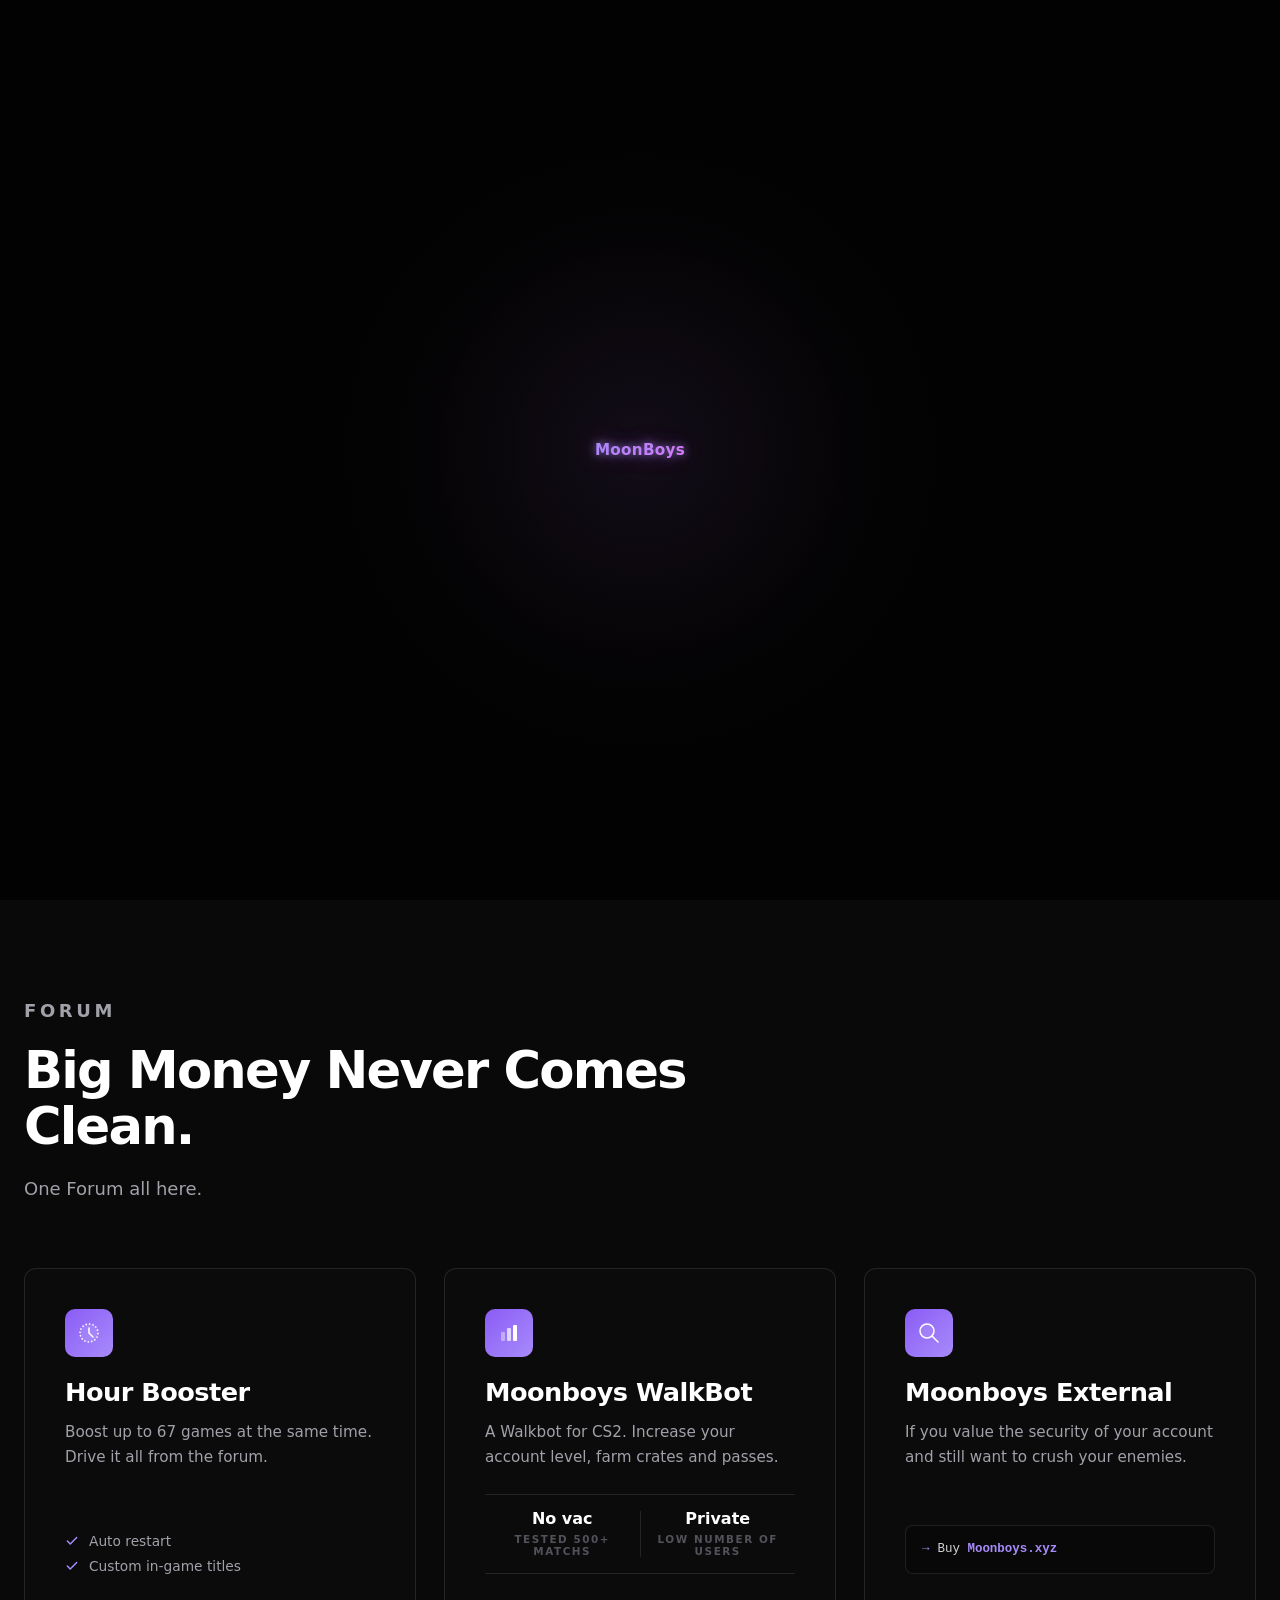
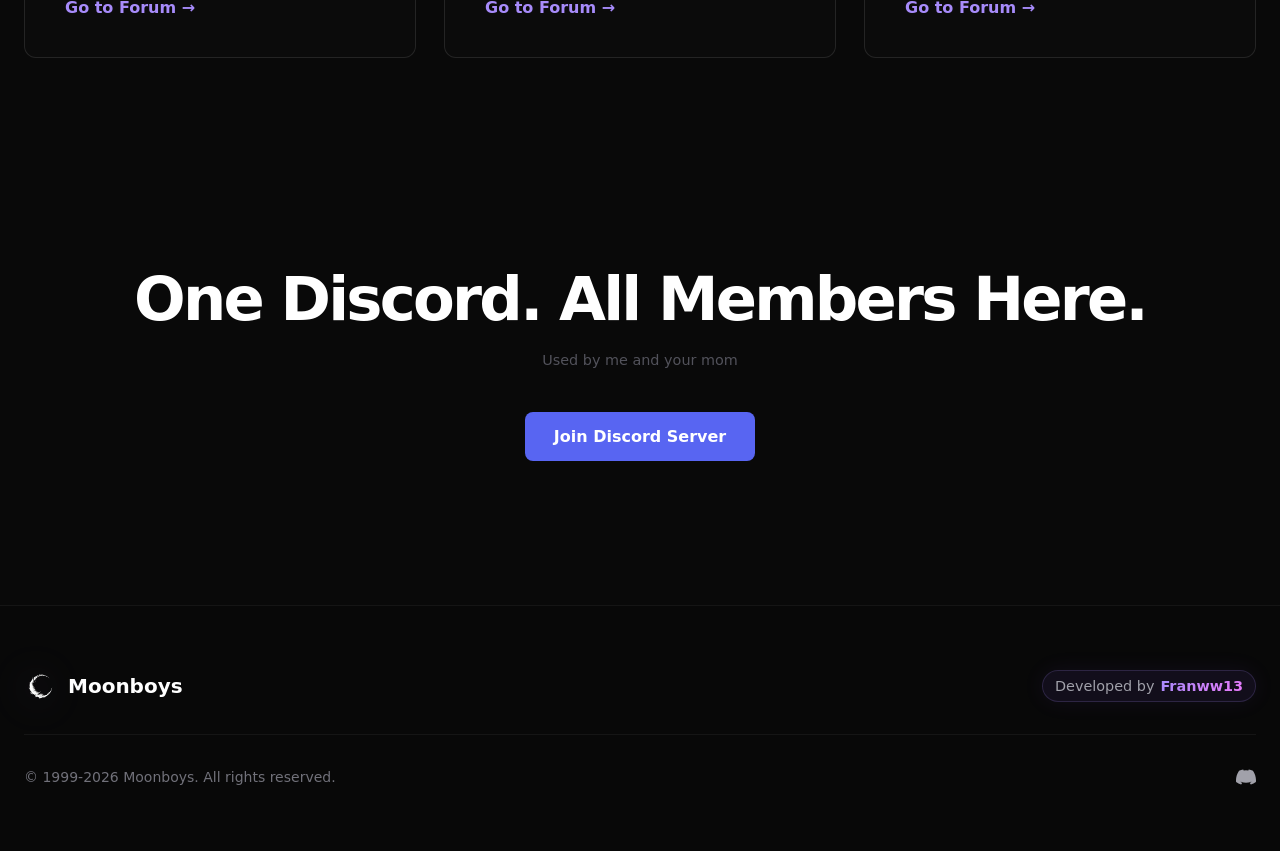
<file: index.html>
<!DOCTYPE html>
<html lang="en">

<head>
  <meta charset="UTF-8" />
  <meta name="viewport" content="width=device-width, initial-scale=1.0" />
  <meta name="theme-color" content="#8B5CF6" />
  <link rel="icon" type="image/png" href="./logo.png" />
  <link rel="stylesheet" href="./style.css" />
  <title>Moonboys</title>
  <meta name="description" content="Moonboys" />
</head>

<body class="entering">
  <div id="enter-screen" class="enter-screen">
    <span class="enter-text">MoonBoys</span>
  </div>

  <audio id="hero-audio" src="./song.mp3" loop preload="auto"></audio>

  <div class="background-glow">
    <span class="glow-third"></span>
  </div>

  <nav class="nav">
    <div class="container nav-inner">
      <a href="#" class="brand" aria-label="Moonboys home">
        <span class="brand-logo" aria-hidden="true">
          <img src="./logo.png" alt="" />
        </span>
        <span>Moonboys</span>
      </a>

      <ul class="nav-links">
        <li><a class="nav-link" href="#products">Forum</a></li>
        <li><a class="nav-link" href="#community">Community</a></li>
      </ul>

      <div class="nav-actions">
        <a href="https://discord.com/invite/moonboys" target="_blank" rel="noopener noreferrer"
          class="button button-purple">Discord</a>

        <button class="mobile-menu-btn" id="mobile-menu-btn" aria-label="Toggle menu" aria-expanded="false"
          aria-controls="mobile-menu">
          <span></span>
          <span></span>
          <span></span>
        </button>
      </div>
    </div>

    <div class="mobile-menu" id="mobile-menu">
      <div class="mobile-menu-content">
        <a class="mobile-link" href="#products">Forum</a>
        <a class="mobile-link" href="#community">Community</a>
        <a class="button button-purple" href="https://forum.moonboys.gg" target="_blank"
          rel="noopener noreferrer">Forum</a>
      </div>
    </div>
  </nav>

  <div class="nav-spacer"></div>

  <main>
    <section class="hero">
      <video class="hero-bg-video" src="./moonboys.mp4" autoplay muted loop playsinline preload="metadata"
        aria-label="Moonboys background video"></video>

      <div class="container hero-video-content fade-in">
        <div class="hero-actions">
          <a href="https://discord.gg/moonboys" target="_blank" rel="noopener noreferrer" class="button button-discord">
            <svg width="22" height="22" viewBox="0 0 24 24" fill="currentColor" aria-hidden="true">
              <path
                d="M20.317 4.37a19.791 19.791 0 0 0-4.885-1.515a.074.074 0 0 0-.079.037c-.21.375-.444.864-.608 1.25a18.27 18.27 0 0 0-5.487 0a12.64 12.64 0 0 0-.617-1.25a.077.077 0 0 0-.079-.037A19.736 19.736 0 0 0 3.677 4.37a.07.07 0 0 0-.032.027C.533 9.046-.32 13.58.099 18.057a.082.082 0 0 0 .031.057a19.9 19.9 0 0 0 5.993 3.03a.078.078 0 0 0 .084-.028a14.09 14.09 0 0 0 1.226-1.994a.076.076 0 0 0-.041-.106a13.107 13.107 0 0 1-1.872-.892a.077.077 0 0 1-.008-.128c.126-.094.252-.194.372-.292a.074.074 0 0 1 .077-.01c3.928 1.793 8.18 1.793 12.062 0a.074.074 0 0 1 .078.01c.12.098.246.198.373.292a.077.077 0 0 1-.006.127a12.299 12.299 0 0 1-1.873.892a.077.077 0 0 0-.041.107c.36.698.772 1.362 1.225 1.993a.076.076 0 0 0 .084.028a19.839 19.839 0 0 0 6.002-3.03a.077.077 0 0 0 .032-.054c.5-5.177-.838-9.674-3.549-13.66a.061.061 0 0 0-.031-.03z">
              </path>
            </svg>
            Join Discord Server
          </a>
        </div>
      </div>
    </section>

    <section class="section-pad" id="products">
      <div class="container">
        <div class="section-head fade-in">
          <p class="eyebrow">Forum</p>
          <h2>Big Money Never Comes Clean.</h2>
          <p>One Forum all here.</p>
        </div>

        <div class="cards-grid">
          <article class="card fade-in">
            <div class="icon-box">
              <svg width="24" height="24" viewBox="0 0 48 48" fill="none" aria-hidden="true">
                <circle cx="24" cy="24" r="18" stroke="white" stroke-width="3" stroke-dasharray="3 4" fill="white"
                  fill-opacity="0.1"></circle>
                <path d="M24 14V24L32 32" stroke="white" stroke-width="3" stroke-linecap="round"
                  stroke-linejoin="round"></path>
              </svg>
            </div>

            <h3>Hour Booster</h3>
            <p>Boost up to 67 games at the same time. Drive it all from the forum.</p>

            <ul class="check-list">
              <li>
                <svg width="14" height="14" viewBox="0 0 24 24" fill="none" stroke="currentColor" stroke-width="2.5"
                  stroke-linecap="round" stroke-linejoin="round">
                  <polyline points="20 6 9 17 4 12"></polyline>
                </svg>
                Auto restart
              </li>

              <li>
                <svg width="14" height="14" viewBox="0 0 24 24" fill="none" stroke="currentColor" stroke-width="2.5"
                  stroke-linecap="round" stroke-linejoin="round">
                  <polyline points="20 6 9 17 4 12"></polyline>
                </svg>
                Custom in-game titles
              </li>
            </ul>

            <a href="https://discord.gg/moonboys" target="_blank" rel="noopener noreferrer" class="card-link">
              Go to Forum →
            </a>
          </article>

          <article class="card fade-in">
            <div class="icon-box">
              <svg width="24" height="24" viewBox="0 0 48 48" fill="none" aria-hidden="true">
                <rect x="8" y="22" width="8" height="18" rx="2" fill="white" fill-opacity="0.4"></rect>
                <rect x="20" y="14" width="8" height="26" rx="2" fill="white" fill-opacity="0.7"></rect>
                <rect x="32" y="8" width="8" height="32" rx="2" fill="white"></rect>
              </svg>
            </div>

            <h3>Moonboys WalkBot</h3>
            <p>A Walkbot for CS2. Increase your account level, farm crates and passes.</p>

            <div class="mini-stats">
              <div>
                <strong>No vac</strong>
                <span>Tested 500+ matchs</span>
              </div>

              <div>
                <strong>Private</strong>
                <span>Low number of users</span>
              </div>
            </div>

            <a href="https://discord.gg/moonboys" target="_blank" rel="noopener noreferrer" class="card-link">
              Go to Forum →
            </a>
          </article>

          <article class="card fade-in">
            <div class="icon-box">
              <svg width="24" height="24" viewBox="0 0 48 48" fill="none" aria-hidden="true">
                <circle cx="20" cy="20" r="14" stroke="white" stroke-width="3" fill="white" fill-opacity="0.1"></circle>
                <path d="M30 30L42 42" stroke="white" stroke-width="3" stroke-linecap="round"></path>
              </svg>
            </div>

            <h3>Moonboys External</h3>
            <p>If you value the security of your account and still want to crush your enemies.</p>

            <div class="terminal-mini">
              <div class="new-url">
                <span class="accent">→</span>
                <span>Buy <span class="accent">Moonboys.xyz</span></span>
              </div>
            </div>

            <a href="https://discord.gg/moonboys" target="_blank" rel="noopener noreferrer" class="card-link">
              Go to Forum →
            </a>
          </article>
        </div>
      </div>
    </section>

    <section class="community" id="community">
      <div class="container fade-in">
        <h2>One Discord. All Members Here.</h2>
        <p class="used-by">Used by me and your mom</p>

        <div class="community-actions">
          <a href="https://discord.gg/moonboys" target="_blank" rel="noopener noreferrer"
            class="button button-discord">
            Join Discord Server
          </a>
        </div>
      </div>
    </section>
  </main>

  <footer class="footer">
    <div class="container">
      <div class="footer-main">
        <div class="footer-brand">
          <div class="footer-brand-title">
            <span class="brand-logo" aria-hidden="true">
              <img src="./logo.png" alt="" />
            </span>
            <span>Moonboys</span>
          </div>
        </div>

        <div class="footer-links"></div>

        <div class="footer-right">
          <p class="developer-credit">
            Developed by
            <span class="dev-name">Franww13</span>
          </p>
        </div>
      </div>

      <div class="footer-bottom">
        <p>&copy; 1999-2026 Moonboys. All rights reserved.</p>

        <div class="socials">
          <a href="https://discord.gg/moonboys" aria-label="Discord Server" target="_blank" rel="noopener noreferrer">
            <svg width="20" height="20" viewBox="0 0 24 24" fill="currentColor">
              <path
                d="M20.317 4.37a19.791 19.791 0 0 0-4.885-1.515a.074.074 0 0 0-.079.037c-.21.375-.444.864-.608 1.25a18.27 18.27 0 0 0-5.487 0a12.64 12.64 0 0 0-.617-1.25a.077.077 0 0 0-.079-.037A19.736 19.736 0 0 0 3.677 4.37a.07.07 0 0 0-.032.027C.533 9.046-.32 13.58.099 18.057a.082.082 0 0 0 .031.057a19.9 19.9 0 0 0 5.993 3.03a.078.078 0 0 0 .084-.028a14.09 14.09 0 0 0 1.226-1.994a.076.076 0 0 0-.041-.106a13.107 13.107 0 0 1-1.872-.892a.077.077 0 0 1-.008-.128c.126-.094.252-.194.372-.292a.074.074 0 0 1 .077-.01c3.928 1.793 8.18 1.793 12.062 0a.074.074 0 0 1 .078.01c.12.098.246.198.373.292a.077.077 0 0 1-.006.127a12.299 12.299 0 0 1-1.873.892a.077.077 0 0 0-.041.107c.36.698.772 1.362 1.225 1.993a.076.076 0 0 0 .084.028a19.839 19.839 0 0 0 6.002-3.03a.077.077 0 0 0 .032-.054c.5-5.177-.838-9.674-3.549-13.66a.061.061 0 0 0-.031-.03z">
              </path>
            </svg>
          </a>
        </div>
      </div>
    </div>
  </footer>

  <script src="./script.js" defer></script>
</body>

</html>
</file>
<file: style.css>
:root {
  --bg: #090909;
  --text: #ffffff;
  --muted: #a1a1aa;
  --muted-2: #71717a;
  --muted-3: #52525b;
  --purple: #8b5cf6;
  --purple-light: #a78bfa;
  --pink: #e879f9;
  --blue: #818cf8;
  --discord: #5865f2;
  --green: #22c55e;
  --font: Inter, ui-sans-serif, system-ui, -apple-system, BlinkMacSystemFont, "Segoe UI", sans-serif;
}

* {
  box-sizing: border-box;
  margin: 0;
  padding: 0;
}

html {
  scroll-behavior: smooth;
}

body {
  min-height: 100vh;
  overflow-x: hidden;
  background: var(--bg);
  color: var(--text);
  font-family: var(--font);
  scrollbar-width: none;
  -ms-overflow-style: none;
}

body.entering {
  overflow: hidden;
}

body::-webkit-scrollbar {
  display: none;
}

a {
  color: inherit;
  text-decoration: none;
}

.enter-screen {
  position: fixed;
  inset: 0;
  z-index: 9999;
  display: flex;
  align-items: center;
  justify-content: center;
  background:
    radial-gradient(circle at center, rgba(167, 139, 250, 0.055), transparent 28%),
    radial-gradient(circle at center, rgba(232, 121, 249, 0.035), transparent 42%),
    #020202;
  cursor: pointer;
  transition: opacity 0.8s ease, visibility 0.8s ease;
}

.enter-screen.hide {
  opacity: 0;
  visibility: hidden;
  pointer-events: none;
}

.enter-text {
  font-size: 0.95rem;
  font-weight: 700;
  letter-spacing: 0.02em;
  background: linear-gradient(135deg, var(--purple-light), var(--pink));
  -webkit-background-clip: text;
  background-clip: text;
  color: transparent;
  text-shadow:
    0 0 8px rgba(167, 139, 250, 0.75),
    0 0 22px rgba(232, 121, 249, 0.42);
  user-select: none;
}

.background-glow {
  position: fixed;
  inset: 0;
  overflow: hidden;
  pointer-events: none;
  z-index: -10;
}

.background-glow::before,
.background-glow::after,
.glow-third {
  content: "";
  position: absolute;
  border-radius: 999px;
  filter: blur(0);
}

.background-glow::before {
  top: 10%;
  left: -128px;
  width: 500px;
  height: 500px;
  background: radial-gradient(circle, rgba(139, 92, 246, 0.08) 0%, transparent 70%);
}

.background-glow::after {
  top: 60%;
  right: -80px;
  width: 420px;
  height: 420px;
  background: radial-gradient(circle, rgba(232, 121, 249, 0.05) 0%, transparent 70%);
}

.glow-third {
  bottom: 0;
  left: 33%;
  width: 400px;
  height: 400px;
  background: radial-gradient(circle, rgba(129, 140, 248, 0.06) 0%, transparent 70%);
}

.container {
  width: min(1280px, calc(100% - 48px));
  margin-inline: auto;
}

.nav {
  position: fixed;
  top: 0;
  left: 0;
  right: 0;
  z-index: 100;
  border-bottom: 0;
  background: transparent;
  backdrop-filter: none;
  transition: background 0.25s ease, backdrop-filter 0.25s ease;
}

.nav.scrolled {
  background: rgba(0, 0, 0, 0.42);
  backdrop-filter: blur(14px);
}

.nav-inner {
  height: 56px;
  display: flex;
  align-items: center;
  justify-content: space-between;
  position: relative;
}

.brand {
  display: flex;
  align-items: center;
  gap: 8px;
  z-index: 10;
  font-size: 20px;
  font-weight: 700;
  letter-spacing: -0.03em;
}

.brand-logo {
  width: 40px;
  height: 40px;
  flex-shrink: 0;
  display: grid;
  place-items: center;
  filter: drop-shadow(0 0 20px rgba(167, 139, 250, 0.35));
}

.brand-logo img {
  width: 100%;
  height: 100%;
  display: block;
  object-fit: contain;
}

.nav-links {
  position: absolute;
  left: 50%;
  transform: translateX(-50%);
  display: flex;
  align-items: center;
  gap: 32px;
  list-style: none;
}

.nav-link {
  position: relative;
  color: rgba(255, 255, 255, 0.82);
  font-size: 0.95rem;
  font-weight: 650;
  transition: color 0.2s ease;
  text-shadow: 0 1px 16px rgba(0, 0, 0, 0.65);
}

.nav-link:hover,
.nav-link.active {
  color: #ffffff;
}

.nav-link.active::after {
  content: "";
  position: absolute;
  left: 0;
  right: 0;
  bottom: -18px;
  height: 2px;
  border-radius: 999px;
  background: linear-gradient(135deg, var(--purple), var(--purple-light));
}

.nav-actions {
  display: flex;
  align-items: center;
  gap: 12px;
  z-index: 101;
}

.button {
  display: inline-flex;
  align-items: center;
  justify-content: center;
  gap: 8px;
  border: 1px solid transparent;
  border-radius: 8px;
  cursor: pointer;
  font-weight: 650;
  transition: transform 0.25s ease, box-shadow 0.25s ease, background 0.25s ease, border-color 0.25s ease;
  user-select: none;
}

.button:active {
  transform: scale(0.98);
}

.button-purple {
  padding: 10px 14px;
  border-color: transparent;
  background: transparent;
  color: #ffffff;
  font-size: 0.95rem;
  text-shadow: 0 1px 16px rgba(0, 0, 0, 0.65);
}

.button-purple:hover {
  transform: translateY(-1px);
  box-shadow: none;
  color: var(--purple-light);
}

.button-discord {
  padding: 14px 28px;
  background: var(--discord);
  color: #ffffff;
  font-size: 1rem;
}

.button-discord:hover {
  background: #4752c4;
  transform: translateY(-1px);
  box-shadow: 0 0 25px rgba(88, 101, 242, 0.45), 0 4px 16px rgba(88, 101, 242, 0.28);
}

.mobile-menu-btn {
  display: none;
  width: 40px;
  height: 40px;
  flex-direction: column;
  align-items: center;
  justify-content: center;
  gap: 5px;
  border: none;
  background: transparent;
  cursor: pointer;
  z-index: 102;
}

.mobile-menu-btn span {
  width: 20px;
  height: 2px;
  border-radius: 999px;
  background: #ffffff;
  transition: transform 0.25s ease, opacity 0.25s ease;
  transform-origin: center;
}

.mobile-menu-btn.open span:nth-child(1) {
  transform: translateY(7px) rotate(45deg);
}

.mobile-menu-btn.open span:nth-child(2) {
  opacity: 0;
}

.mobile-menu-btn.open span:nth-child(3) {
  transform: translateY(-7px) rotate(-45deg);
}

.mobile-menu {
  display: none;
  max-height: 0;
  overflow: hidden;
  transition: max-height 0.3s ease;
}

.mobile-menu-content {
  display: flex;
  flex-direction: column;
  gap: 12px;
  padding: 16px 24px 24px;
  border-top: 1px solid rgba(255, 255, 255, 0.08);
  margin-top: 4px;
  background: rgba(0, 0, 0, 0.72);
  backdrop-filter: blur(16px);
}

.mobile-menu-content a {
  color: var(--muted);
  font-size: 1rem;
  font-weight: 500;
  padding: 8px 0;
  transition: color 0.2s ease;
}

.mobile-menu-content a:hover {
  color: #ffffff;
}

.nav-spacer {
  height: 0;
}

section {
  position: relative;
}

.hero {
  position: relative;
  min-height: 100vh;
  min-height: 100svh;
  padding: 0;
  display: flex;
  align-items: flex-end;
  justify-content: center;
  overflow: hidden;
}

.hero-bg-video {
  position: absolute;
  inset: 0;
  width: 100%;
  height: 100%;
  object-fit: cover;
  z-index: 0;
  opacity: 1;
  filter: brightness(1.28) contrast(1.04);
}

.hero::before {
  content: "";
  position: absolute;
  inset: 0;
  z-index: 1;
  pointer-events: none;
  background:
    linear-gradient(180deg,
      rgba(9, 9, 9, 0.04) 0%,
      rgba(9, 9, 9, 0.10) 52%,
      rgba(9, 9, 9, 0.34) 100%),
    radial-gradient(circle at 50% 48%,
      rgba(139, 92, 246, 0.08),
      transparent 62%);
}

.hero-video-content {
  position: relative;
  z-index: 2;
  width: 100%;
  min-height: 100vh;
  min-height: 100svh;
  display: flex;
  align-items: flex-end;
  justify-content: center;
  padding-bottom: clamp(92px, 14vh, 150px);
}

.hero-actions {
  display: flex;
  align-items: center;
  justify-content: center;
  gap: 16px;
  flex-wrap: wrap;
}

.eyebrow {
  color: var(--muted-3);
  font-size: 0.75rem;
  font-weight: 700;
  letter-spacing: 0.2em;
  text-transform: uppercase;
  margin-bottom: 16px;
}

.section-pad {
  padding: 96px 0;
}

.section-head {
  max-width: 800px;
  margin-bottom: 64px;
}

.section-head h2 {
  max-width: 760px;
  color: #ffffff;
  font-size: clamp(2rem, 5vw, 3.2rem);
  line-height: 1.1;
  font-weight: 850;
  letter-spacing: -0.035em;
  margin-bottom: 20px;
}

.section-head p {
  max-width: 600px;
  color: #a1a1aa;
  font-size: 1.125rem;
  line-height: 1.65;
}

.cards-grid {
  display: grid;
  grid-template-columns: repeat(3, minmax(0, 1fr));
  gap: 28px;
}

.card {
  position: relative;
  display: flex;
  flex-direction: column;
  min-height: 100%;
  padding: 40px;
  border: 1px solid rgba(255, 255, 255, 0.1);
  border-radius: 12px;
  background: rgba(255, 255, 255, 0.01);
  overflow: hidden;
  transition: transform 0.3s ease, border-color 0.3s ease, background 0.3s ease, box-shadow 0.3s ease;
}

.card::before {
  content: "";
  position: absolute;
  inset: -1px;
  border-radius: inherit;
  background: radial-gradient(circle at 50% 0%, rgba(167, 139, 250, 0.14), transparent 42%);
  opacity: 0;
  transition: opacity 0.3s ease;
  pointer-events: none;
}

.card:hover {
  transform: translateY(-4px);
  border-color: rgba(255, 255, 255, 0.2);
  background: rgba(255, 255, 255, 0.03);
  box-shadow: 0 18px 70px rgba(0, 0, 0, 0.25);
}

.card:hover::before {
  opacity: 1;
}

.card > * {
  position: relative;
  z-index: 1;
}

.icon-box {
  width: 48px;
  height: 48px;
  display: grid;
  place-items: center;
  margin-bottom: 20px;
  border-radius: 10px;
  background: linear-gradient(135deg, var(--purple), var(--purple-light));
  transition: transform 0.3s ease;
}

.card:hover .icon-box {
  transform: scale(1.08);
}

.card h3 {
  color: #ffffff;
  font-size: clamp(1.25rem, 2vw, 1.6rem);
  line-height: 1.2;
  font-weight: 800;
  letter-spacing: -0.02em;
  margin-bottom: 12px;
}

.card p {
  flex-grow: 1;
  color: #a1a1aa;
  font-size: 0.95rem;
  line-height: 1.65;
  margin-bottom: 24px;
}

.check-list {
  display: flex;
  flex-direction: column;
  gap: 9px;
  margin-bottom: 24px;
  list-style: none;
  color: #a1a1aa;
  font-size: 0.86rem;
}

.check-list li {
  display: flex;
  align-items: center;
  gap: 10px;
}

.check-list svg {
  flex-shrink: 0;
  color: var(--purple-light);
}

.card-link {
  display: inline-flex;
  align-items: center;
  gap: 8px;
  margin-top: auto;
  color: var(--purple-light);
  font-weight: 700;
  transition: gap 0.2s ease;
}

.card-link:hover {
  gap: 12px;
}

.mini-stats {
  display: flex;
  margin-bottom: 24px;
  padding: 16px 0;
  border-top: 1px solid rgba(255, 255, 255, 0.1);
  border-bottom: 1px solid rgba(255, 255, 255, 0.1);
}

.mini-stats div {
  flex: 1;
  display: flex;
  flex-direction: column;
  align-items: center;
  gap: 6px;
  text-align: center;
}

.mini-stats div + div {
  border-left: 1px solid rgba(255, 255, 255, 0.1);
}

.mini-stats strong {
  color: #ffffff;
  font-size: 1rem;
  line-height: 1;
  white-space: nowrap;
}

.mini-stats span {
  color: var(--muted-3);
  font-size: 0.65rem;
  font-weight: 700;
  letter-spacing: 0.15em;
  text-transform: uppercase;
}

.terminal-mini {
  display: flex;
  flex-direction: column;
  gap: 7px;
  margin-bottom: 24px;
  padding: 14px 16px;
  border: 1px solid rgba(255, 255, 255, 0.1);
  border-radius: 8px;
  background: rgba(0, 0, 0, 0.3);
  font-family: ui-monospace, SFMono-Regular, Menlo, Consolas, monospace;
  font-size: 0.78rem;
  line-height: 1.55;
}

.terminal-mini div {
  display: flex;
  align-items: center;
  gap: 8px;
  color: var(--muted-3);
  min-width: 0;
}

.terminal-mini .new-url {
  color: #d4d4d8;
}

.accent {
  color: var(--purple-light);
  font-weight: 750;
}

.community {
  padding: 112px 0 144px;
  text-align: center;
}

.community h2 {
  color: #ffffff;
  font-size: clamp(2rem, 6vw, 3.8rem);
  line-height: 1.1;
  font-weight: 850;
  letter-spacing: -0.045em;
  margin-bottom: 16px;
}

.community p {
  max-width: 560px;
  margin: 0 auto 16px;
  color: #a1a1aa;
  font-size: 1.18rem;
  line-height: 1.62;
}

.community .used-by {
  color: var(--muted-3);
  font-size: 0.9rem;
  margin-bottom: 40px;
}

.community-actions {
  display: flex;
  justify-content: center;
  gap: 16px;
  flex-wrap: wrap;
}

.developer-credit {
  display: inline-flex;
  align-items: center;
  gap: 6px;
  padding: 8px 12px;
  border: 1px solid rgba(167, 139, 250, 0.18);
  border-radius: 999px;
  background: rgba(139, 92, 246, 0.08);
  color: var(--muted);
  font-size: 0.9rem;
  line-height: 1;
  box-shadow: 0 0 22px rgba(139, 92, 246, 0.08);
}

.dev-name {
  font-weight: 800;
  background: linear-gradient(135deg, var(--purple-light), var(--pink));
  -webkit-background-clip: text;
  background-clip: text;
  color: transparent;
}

.footer {
  padding: 64px 0;
  border-top: 1px solid rgba(255, 255, 255, 0.05);
  background: rgba(9, 9, 9, 0.5);
}

.footer-main {
  display: flex;
  justify-content: space-between;
  align-items: center;
  gap: 64px;
}

.footer-right {
  display: flex;
  align-items: center;
  justify-content: flex-end;
  flex-grow: 1;
}

.footer-brand {
  display: flex;
  flex-direction: column;
  gap: 16px;
}

.footer-brand-title {
  display: flex;
  align-items: center;
  gap: 12px;
  color: #ffffff;
  font-size: 1.25rem;
  font-weight: 750;
}

.footer-brand-title .brand-logo {
  width: 32px;
  height: 32px;
}

.footer-links {
  display: grid;
  grid-template-columns: repeat(3, minmax(0, 1fr));
  gap: 32px;
}

.footer-bottom {
  display: flex;
  align-items: center;
  justify-content: space-between;
  gap: 16px;
  padding-top: 32px;
  margin-top: 32px;
  border-top: 1px solid rgba(255, 255, 255, 0.05);
}

.footer-bottom p {
  color: var(--muted-2);
  font-size: 0.875rem;
}

.socials {
  display: flex;
  align-items: center;
  gap: 16px;
}

.socials a {
  color: #a1a1aa;
  display: flex;
  align-items: center;
  transition: color 0.2s ease, transform 0.2s ease;
}

.socials a:hover {
  color: var(--purple-light);
  transform: translateY(-1px);
}

.fade-in,
.fade-in-right {
  opacity: 0;
  transform: translateY(18px);
  transition: opacity 0.7s ease, transform 0.7s ease;
}

.fade-in-right {
  transform: translateX(26px);
}

.visible {
  opacity: 1;
  transform: translate(0, 0);
}

@media (max-width: 1024px) {
  .cards-grid {
    grid-template-columns: 1fr;
  }

  .footer-main {
    flex-direction: column;
    align-items: flex-start;
  }

  .footer-right {
    justify-content: flex-start;
  }
}

@media (max-width: 768px) {
  .container {
    width: min(100% - 32px, 1280px);
  }

  .nav-links,
  .nav-actions .button-purple {
    display: none;
  }

  .mobile-menu-btn,
  .mobile-menu {
    display: flex;
  }

  .nav-inner {
    height: 56px;
  }

  .brand {
    font-size: 1rem;
  }

  .hero {
    min-height: 100vh;
    min-height: 100svh;
    padding: 0;
  }

  .hero-video-content {
    min-height: 100vh;
    min-height: 100svh;
    padding-bottom: 86px;
  }

  .section-pad {
    padding: 72px 0;
  }

  .section-head {
    margin-bottom: 48px;
  }

  .card {
    padding: 28px;
  }

  .footer-bottom {
    flex-direction: column;
    text-align: center;
  }
}

@media (max-width: 520px) {
  .hero-video-content {
    padding-bottom: 72px;
  }

  .hero-actions,
  .community-actions {
    align-items: stretch;
  }

  .hero-actions .button,
  .community-actions .button {
    width: 100%;
  }

  .footer-links {
    grid-template-columns: 1fr;
  }
}
</file>
